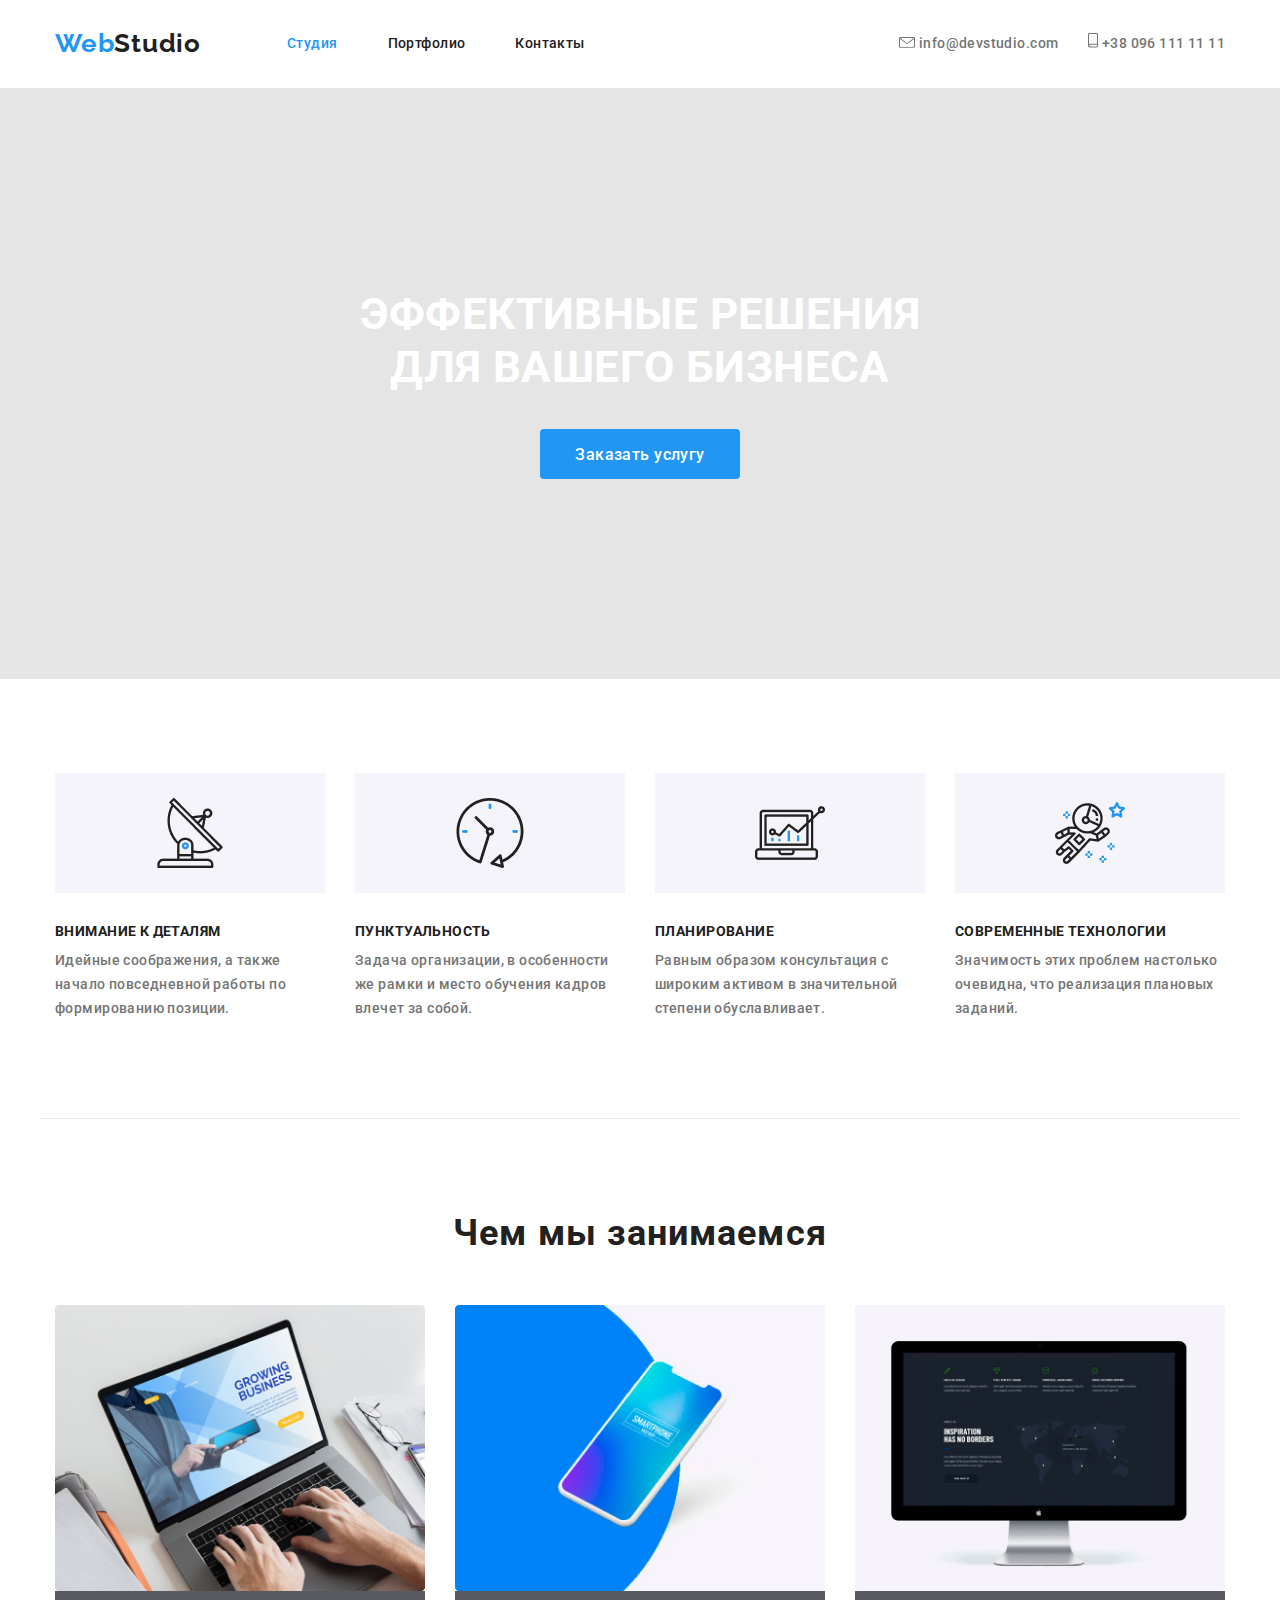
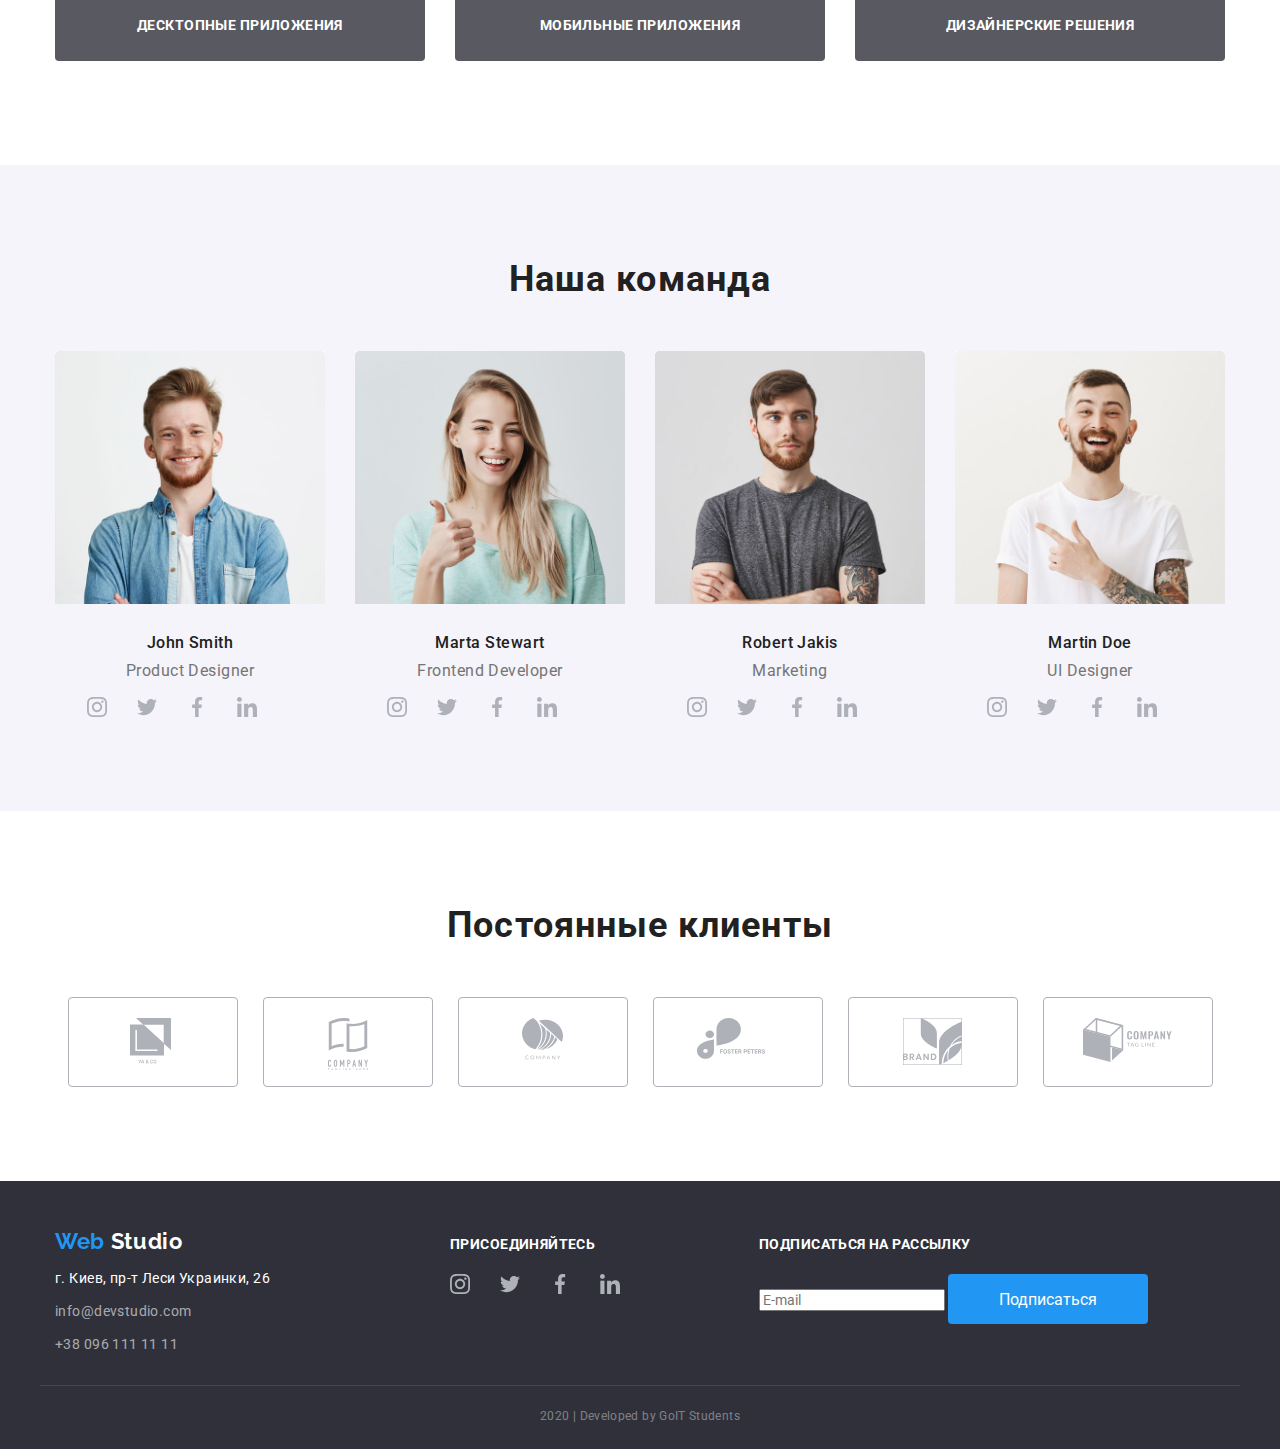
<file: index.html>
<!DOCTYPE html>
<html lang="ru">
<head>
    <meta charset="UTF-8">
    <meta name="viewport" content="width=device-width, initial-scale=1.0">
    <title>Web Studio</title>
    <link href="https://fonts.googleapis.com/css2?family=Raleway:wght@700&family=Roboto:wght@400;500;700;900&display=swap" rel="stylesheet">
    <link rel="stylesheet" href="https://cdnjs.cloudflare.com/ajax/libs/modern-normalize/0.6.0/modern-normalize.min.css">
    <link rel="stylesheet" href="./css/main.css">
</head>
<body>
    <header class="page-header">
        
        <nav class="container main-container">
            <div class="logotype">
                <a href="./" class="logo">Web<span class="logo-top">Studio</span> </a>
            </div>
                
            <ul class="site-nav">   
                <li class="item"><a href="#" class="link current">Студия</a></li>
                <li class="item"><a href="./portfolio.html" class="link">Портфолио</a></li>
                <li class="item"><a href="./contacts.html" class="link">Контакты</a></li>
            </ul>
            <ul class="contact-links">
                <li class="item">
                    <a href="mailto:info@devstudio.com" class="mail"><img src="./images/letter.svg" alt="Эл. почта"/>
                info@devstudio.com</a></li>
                <li class="item"><a href="tel:+380961111111" class="tel"><img src="./images/phone.svg" alt="Номер тел"/>  
                +38 096 111 11 11</a></li>          
            </ul>

        </nav>


    </header>
    
    <main>
            <section class="hero">
                <!-- Hero -->
                <h1 class="hero-title">эффективные решения для вашего бизнеса</h1>
                <a href="#" class="button">Заказать услугу</a> 
            </section>

            <section class="section">
                <!-- Features -->
                <div class="container features">
                    <ul class="feature-list">
                        <li class="item">
                            <div class="box">
                                <img class="box-icon"
                                 src="./images/antenna.png" alt="Антенна" width="70"/>
                            </div>
                            <h3 class="title">Внимание к деталям</h3>
                            <p class="txt">Идейные соображения, а также начало повседневной работы по формированию позиции.</p>
                        </li>

                        <li class="item">
                            <div class="box">
                                <img class="box-icon"
                                src="./images/clock.png" alt="Часы" width="70"/>
                            </div>
                            <h3 class="title">Пунктуальность</h3>
                            <p class="txt">Задача организации, в особенности же рамки и место обучения кадров влечет за собой.</p>
                        </li>

                        <li class="item">
                            <div class="box">
                                <img class="box-icon"
                                src="./images/diagram.png" alt="Диаграмма" width="70"/>
                            </div>
                            <h3 class="title">Планирование</h3>
                            <p class="txt">Равным образом консультация с широким активом в значительной степени обуславливает.</p>
                        </li>

                        <li class="item">
                            <div class="box">
                                <img class="box-icon"
                                src="./images/astronaut.png" alt="Космос" width="70"/>
                            </div>
                            <h3 class="title">Современные технологии</h3>
                            <p class="txt">Значимость этих проблем настолько очевидна, что реализация плановых заданий.</p>
                        </li>

                    </ul>
                </div>
            </section>

            <section class="section">
                <!-- Work -->
                <div class="container">
                    <h2 class="section-title">Чем мы занимаемся</h2>
                    <ul class="work-list">
                        <li class="item">
                            <img src="./images/box1.jpg" alt="Бокс1" width="370"/>
                            <h3 class="title">Десктопные приложения</h3>
                        </li>

                        <li class="item">
                            <img src="./images/box2.jpg" alt="Бокс2" width="370"/>
                            <h3 class="title">Мобильные приложения</h3>
                        </li>

                        <li class="item">
                            <img src="./images/box3.jpg" alt="Бокс3" width="370"/>
                            <h3 class="title">Дизайнерские решения</h3>
                        </li>
                    </ul>
                </div>
            </section>

            <section class="section team">
                <!-- Our Team -->
                <div class="container">
                    <h2 class="section-title">Наша команда</h2>
                    <ul class="team-list">
                        <li class="item">
                            <img src="./images/team1.jpg" alt="Тим1" width="270"/>
                            <h3 class="team-title">John Smith</h3>
                            <p class="team-title position">Product Designer</p>
                            <ul class="social">
                                <li class="item">
                                    <a href="#" class="social-link"><img src="./images/instagram.svg" alt="Инстаграм"></a>
                                </li>
                                <li class="item">
                                    <a href="#" class="social-link"><img src="./images/twitter.svg" alt="Твиттер"></a>
                                </li>
                                <li class="item">
                                    <a href="#" class="social-link"><img src="./images/facebook.svg" alt="Фейсбук"></a>
                                </li>
                                <li class="item">
                                    <a href="#" class="social-link"><img src="./images/linkedin.svg" alt="Линкедин"></a>
                                </li>
                            </ul>
                        </li>

                        <li class="item">
                            <img src="./images/team2.jpg" alt="Тим2" width="270"/>
                            <h3 class="team-title">Marta Stewart</h3>
                            <p class="team-title position">Frontend Developer</p>
                            <ul class="social">
                                <li class="item">
                                    <a href="#" class="social-link"><img src="./images/instagram.svg" alt="Инстаграм"></a>
                                </li>
                                <li class="item">
                                    <a href="#" class="social-link"><img src="./images/twitter.svg" alt="Твиттер"></a>
                                </li>
                                <li class="item">
                                    <a href="#" class="social-link"><img src="./images/facebook.svg" alt="Фейсбук"></a>
                                </li>
                                <li class="item">
                                    <a href="#" class="social-link"><img src="./images/linkedin.svg" alt="Линкедин"></a>
                                </li>
                            </ul>
                        </li>

                        <li class="item">
                            <img src="./images/team3.jpg" alt="Тим3" width="270"/>
                            <h3 class="team-title">Robert Jakis</h3>
                            <p class="team-title position">Marketing</p>
                            <ul class="social">
                                <li class="item">
                                    <a href="#" class="social-link"><img src="./images/instagram.svg" alt="Инстаграм"></a>
                                </li>
                                <li class="item">
                                    <a href="#" class="social-link"><img src="./images/twitter.svg" alt="Твиттер"></a>
                                </li>
                                <li class="item">
                                    <a href="#" class="social-link"><img src="./images/facebook.svg" alt="Фейсбук"></a>
                                </li>
                                <li class="item">
                                    <a href="#" class="social-link"><img src="./images/linkedin.svg" alt="Линкедин"></a>
                                </li>
                            </ul>
                        </li>

                        <li class="item">
                            <img src="./images/team4.jpg" alt="Тим4" width="270"/>
                            <h3 class="team-title">Martin Doe</h3>
                            <p class="team-title position">UI Designer</p>
                            <ul class="social">
                                <li class="item">
                                    <a href="#" class="social-link"><img src="./images/instagram.svg" alt="Инстаграм"></a>
                                </li>
                                <li class="item">
                                    <a href="#" class="social-link"><img src="./images/twitter.svg" alt="Твиттер"></a>
                                </li>
                                <li class="item">
                                    <a href="#" class="social-link"><img src="./images/facebook.svg" alt="Фейсбук"></a>
                                </li>
                                <li class="item">
                                    <a href="#" class="social-link"><img src="./images/linkedin.svg" alt="Линкедин"></a>
                                </li>
                            </ul>
                        </li>


                    </ul>   
                </div>     
            </section>

            <section class="section">
                <!-- Our Clients -->
                <div class="container">
                    <h2 class="section-title">Постоянные клиенты</h2>
                    <ul class="clients-list">
                        <li class="item">
                            <div class="client">
                                <img class="client-logo" src="./images/logo1.svg" alt="Лого1"></>
                            </div>
                        </li>
                        <li class="item">
                            <div class="client">
                                <img class="client-logo" src="./images/logo2.svg" alt="Лого2"></img>
                            </div>
                        </li>
                        <li class="item">
                            <div class="client">
                                <img class="client-logo" src="./images/logo3.svg" alt="Лого3"></class=>
                            </div>
                        </li>
                        <li class="item">
                            <div class="client">
                                <img class="client-logo" src="./images/logo4.svg" alt="Лого4"></>
                            </div>
                        </li>
                        <li class="item">
                            <div class="client">
                                <img class="client-logo" src="./images/logo5.svg" alt="Лого5"></>
                            </div>
                        </li>
                        <li class="item">
                            <div class="client">
                                <img class="client-logo" src="./images/logo6.svg" alt="Лого6"></>
                            </div>
                        </li>
                    </ul>
                </div>   
            </section>
    </main>

    <footer class="page-footer">

        <div class="container footer">
                    <address class="address">   
                        <div class="logotype footer">
                            <a href="./" class="logo footer">Web <span class="logo-bottom">Studio</span></a> 
                        </div>
                        <p>г. Киев, пр-т Леси Украинки, 26</p> 
                        <a class="address-link" href="mailto:info@devstudio.com">info@devstudio.com</a> <br>
                        <a class="address-link" href="tel:+380961111111">+38 096 111 11 11</a>
                    </address>
        
                <section class="net-footer">
                    <b class="join">присоединяйтесь</b>
                    <ul class="social">
                        <li class="item">
                            <a href="#" class="social-link"><img src="./images/instagram.svg" alt="Инстаграм"></a>
                        </li>
                        <li class="item">
                            <a href="#" class="social-link"><img src="./images/twitter.svg" alt="Твиттер"></a>
                        </li>
                        <li class="item">
                            <a href="#" class="social-link"><img src="./images/facebook.svg" alt="Фейсбук"></a>
                        </li>
                        <li class="item">
                            <a href="#" class="social-link"><img src="./images/linkedin.svg" alt="Линкедин"></a>
                        </li>
                    </ul>
                </section>
              
                <section class="mailing">
                    <b class="join">подписаться на рассылку</b>
                    <form>
                        <input type="email" placeholder="E-mail" name="E-mail" required="">  
                        <button class="button" type="submit">Подписаться</button>
                    </form>
                </section>
        
        </div>   

             <div class="container copy">
                <p class="copyright">2020 | Developed by GoIT Students </p>
            </div>

    </footer>
</body>
</html>
</file>
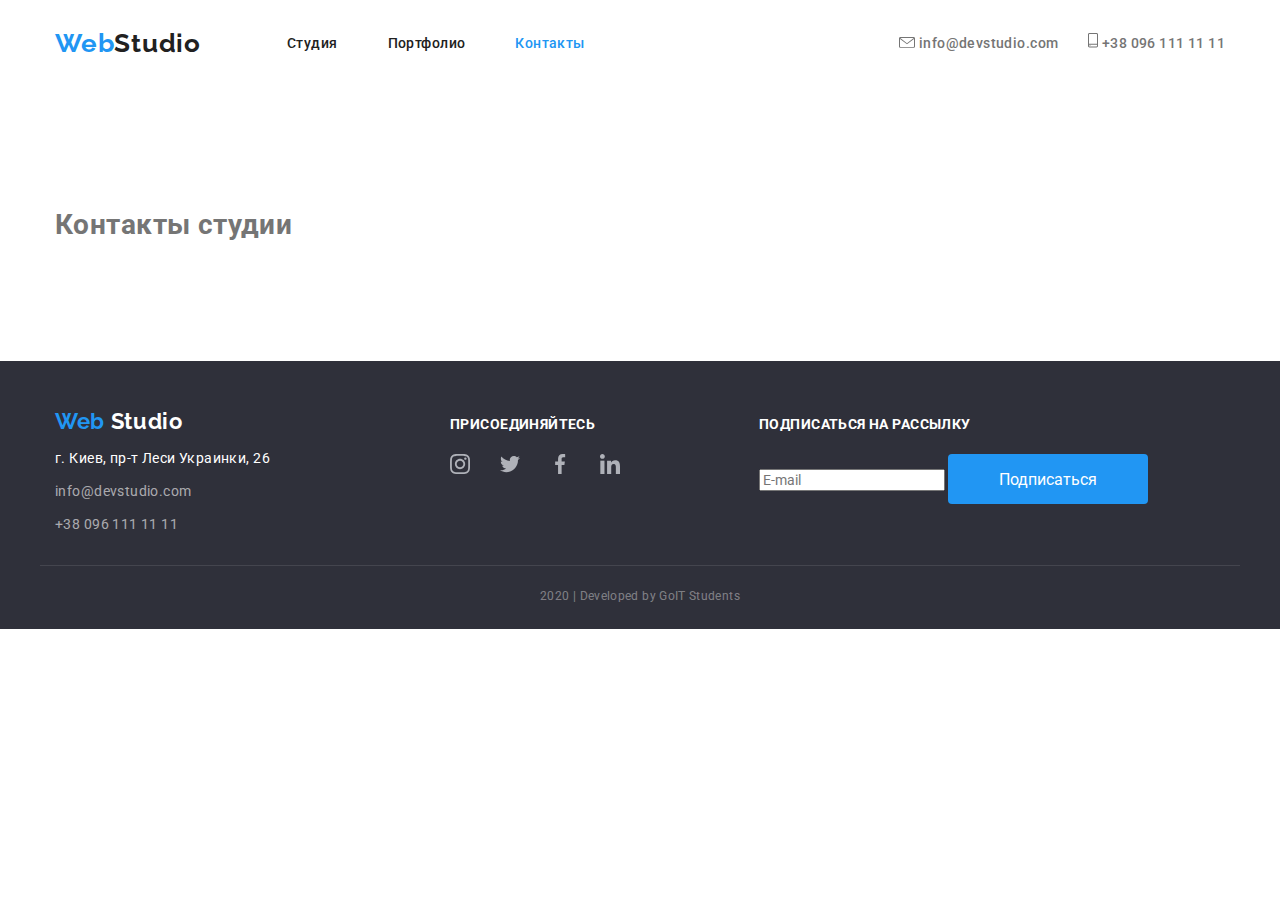
<file: contacts.html>
<!DOCTYPE html>
<html lang="ru">
<head>
    <meta charset="UTF-8">
    <meta name="viewport" content="width=device-width, initial-scale=1.0">
    <title>Web Studio</title>
    <link href="https://fonts.googleapis.com/css2?family=Raleway:wght@700&family=Roboto:wght@400;500;700;900&display=swap" rel="stylesheet">
    <link rel="stylesheet" href="https://cdnjs.cloudflare.com/ajax/libs/modern-normalize/0.6.0/modern-normalize.min.css">
    <link rel="stylesheet" href="./css/main.css">
</head>
<body>
   
    <header class="page-header">
        
        <nav class="container main-container">
            <div class="logotype">
                <a href="./" class="logo">Web<span class="logo-top">Studio</span> </a>
            </div>
                
            <ul class="site-nav">   
                <li class="item"><a href="./index.html" class="link">Студия</a></li>
                <li class="item"><a href="./portfolio.html" class="link">Портфолио</a></li>
                <li class="item"><a href="#" class="link current">Контакты</a></li>
            </ul>
            <ul class="contact-links">
                <li class="item">
                    <a href="mailto:info@devstudio.com" class="mail"><img src="./images/letter.svg" alt="Эл. почта"/>
                info@devstudio.com</a></li>
                <li class="item"><a href="tel:+380961111111" class="tel"><img src="./images/phone.svg" alt="Номер тел"/>  
                +38 096 111 11 11</a></li>          
            </ul>

        </nav>


    </header>

    <main>

        <div class="container">
            <h1>
                Контакты студии
            </h1>
        </div>

        
    </main>


    <footer class="page-footer">

        <div class="container footer">
                    <address class="address">   
                        <div class="logotype footer">
                            <a href="./" class="logo footer">Web <span class="logo-bottom">Studio</span></a> 
                        </div>
                        <p>г. Киев, пр-т Леси Украинки, 26</p> 
                        <a class="address-link" href="mailto:info@devstudio.com">info@devstudio.com</a> <br>
                        <a class="address-link" href="tel:+380961111111">+38 096 111 11 11</a>
                    </address>
        
                <section class="net-footer">
                    <b class="join">присоединяйтесь</b>
                    <ul class="social">
                        <li class="item">
                            <a href="#" class="social-link"><img src="./images/instagram.svg" alt="Инстаграм"></a>
                        </li>
                        <li class="item">
                            <a href="#" class="social-link"><img src="./images/twitter.svg" alt="Твиттер"></a>
                        </li>
                        <li class="item">
                            <a href="#" class="social-link"><img src="./images/facebook.svg" alt="Фейсбук"></a>
                        </li>
                        <li class="item">
                            <a href="#" class="social-link"><img src="./images/linkedin.svg" alt="Линкедин"></a>
                        </li>
                    </ul>
                </section>

                <section class="mailing">
                    <b class="join">подписаться на рассылку</b>
                    <form>
                        <input type="email" placeholder="E-mail" name="E-mail" required="">  
                        <button class="button" type="submit">Подписаться</button>
                    </form>
                </section>
        
        </div>   

             <div class="container copy">
                <p class="copyright">2020 | Developed by GoIT Students </p>
            </div>

    </footer>
</body>
</html>
</file>
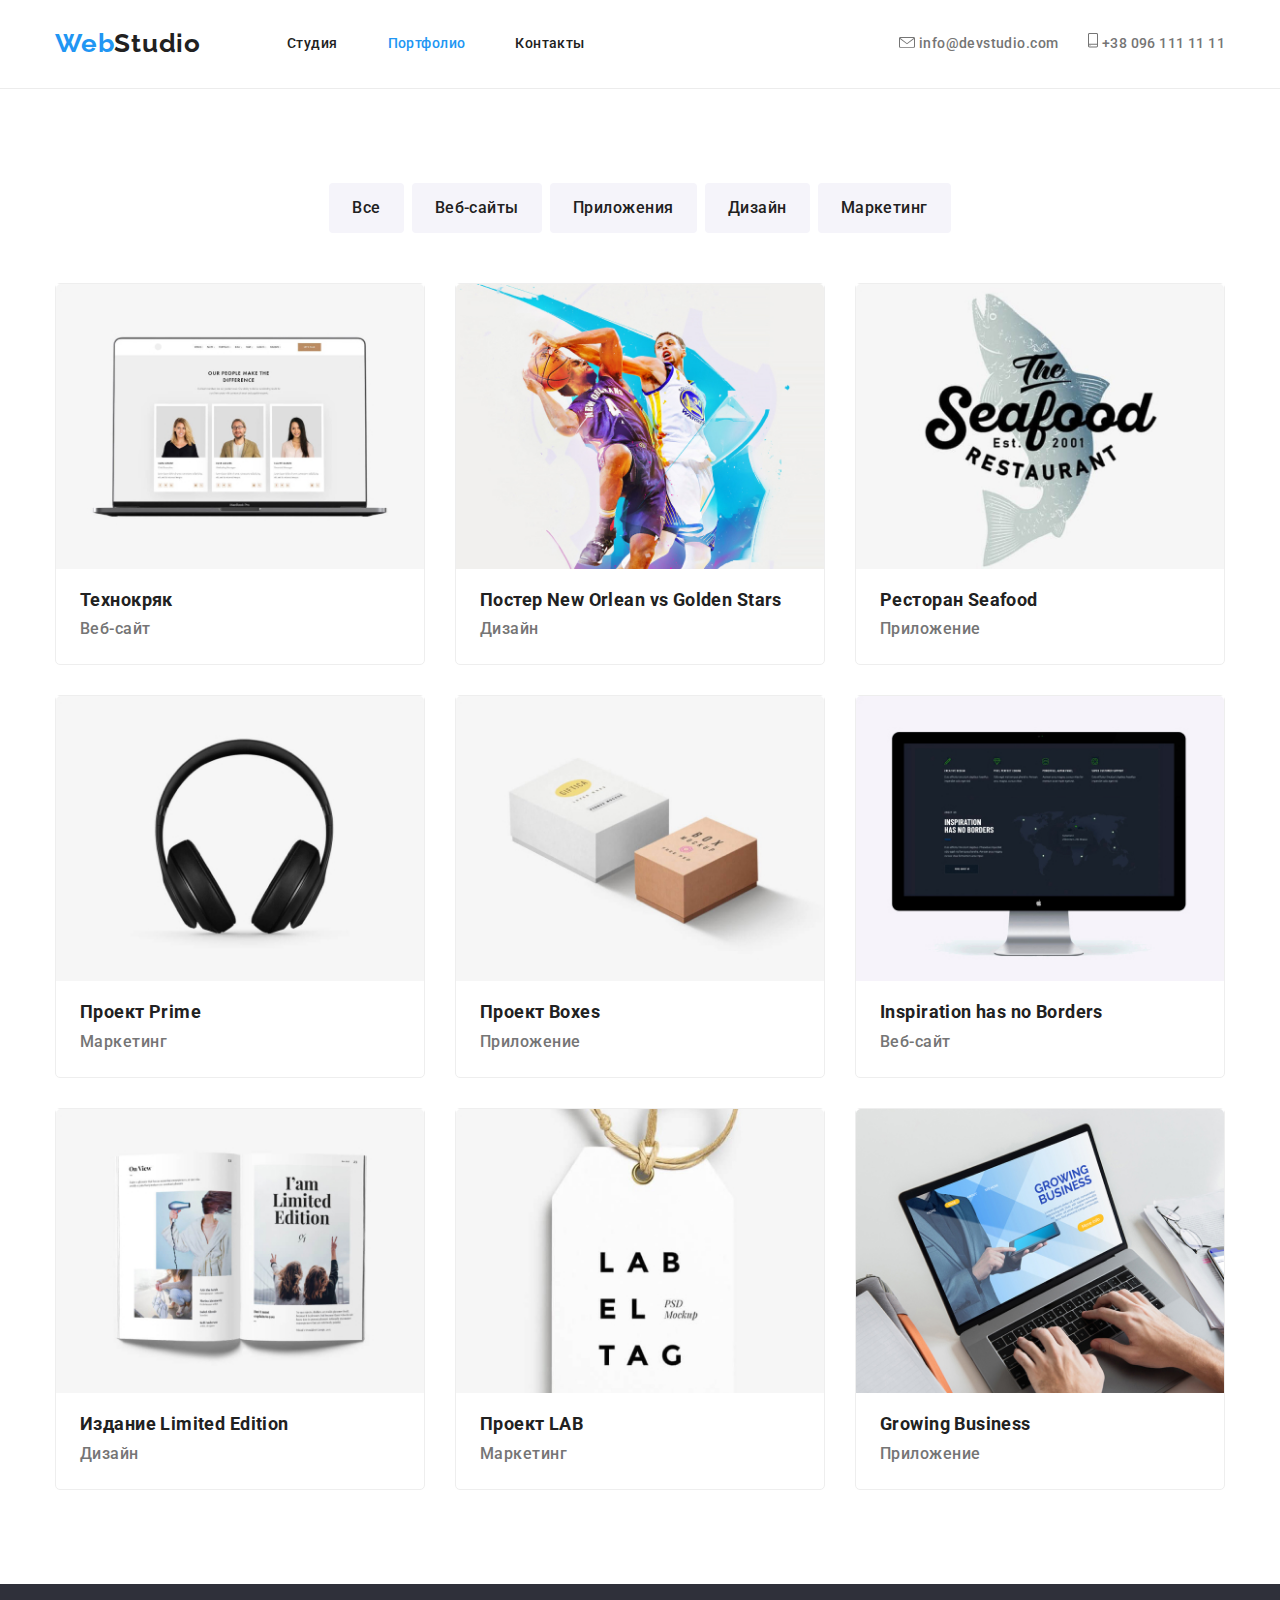
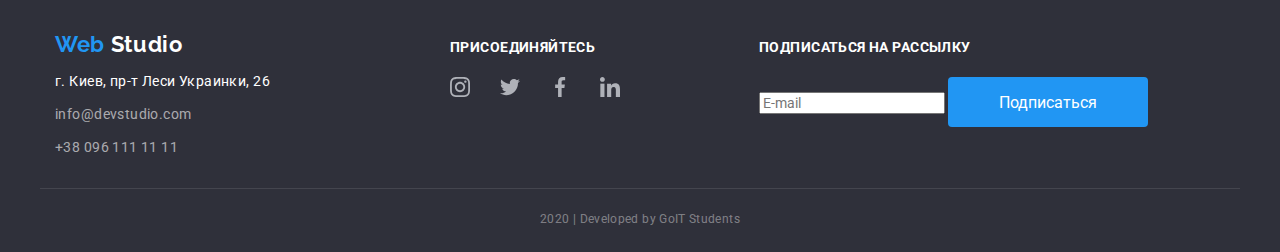
<file: portfolio.html>
<!DOCTYPE html>
<html lang="ru">
<head>
    <meta charset="UTF-8">
    <meta name="viewport" content="width=device-width, initial-scale=1.0">
    <title>Web Studio</title>
    <link href="https://fonts.googleapis.com/css2?family=Raleway:wght@700&family=Roboto:wght@400;500;700;900&display=swap" rel="stylesheet">
    <link rel="stylesheet" href="https://cdnjs.cloudflare.com/ajax/libs/modern-normalize/0.6.0/modern-normalize.min.css">
    <link rel="stylesheet" href="./css/main.css">
</head>
<body>
    <header class="page-header portfolio">
        
        <nav class="container main-container">
            <div class="logotype">
                <a href="./" class="logo">Web<span class="logo-top">Studio</span> </a>
            </div>
                
            <ul class="site-nav">   
                <li class="item"><a href="./index.html" class="link">Студия</a></li>
                <li class="item"><a href="#" class="link current">Портфолио</a></li>
                <li class="item"><a href="./contacts.html" class="link">Контакты</a></li>
            </ul>
            <ul class="contact-links">
                <li class="item">
                    <a href="mailto:info@devstudio.com" class="mail"><img src="./images/letter.svg" alt="Эл. почта"/>
                info@devstudio.com</a></li>
                <li class="item"><a href="tel:+380961111111" class="tel"><img src="./images/phone.svg" alt="Номер тел"/>  
                +38 096 111 11 11</a></li>          
            </ul>

        </nav>


    </header>
    
    <main>
        
            <section>
                <!-- Projects -->
               
                <div class="container filtr">

                    <ul class="menu-nav"> 
                        <li class="item"><button type="button" class="link button primary filtr">Все</button></li>
                        <li class="item"><button type="button" class="link button primary filtr">Веб-сайты</button></li>
                        <li class="item"><button type="button"  class="link button primary filtr">Приложения</button></li>
                        <li class="item"><button type="button" class="link button primary filtr">Дизайн</button></li>
                        <li class="item"><button type="button" class="link button primary filtr">Маркетинг</button></li>
                    </ul>

                </div>      

                <div class="container projects">
                        <ul class="projects-list">
                        <li class="item"><a href="#">
                                <img src="./images/projekt1.jpg" alt="Проект1" width="370"/>
                                <div class="profile">
                                    <h3 class="title project">Технокряк</h3>
                                    <p class="team-title project">Веб-сайт</p>
                                </div>
                                <!-- <p class="p-txt">
                                    Технокряк это современная площадка распространения коронавируса. 
                                    Компании используют эту платформу для цифрового шпионажа и атак 
                                    на защищённые сервера конкурентов.
                                </p> -->
                            </a>
                        </li>

                        <li class="item"><a href="#">
                                <img src="./images/projekt2.jpg" alt="Проект2" width="370"/>
                                <div class="profile">
                                    <h3 class="title project">Постер New Orlean vs Golden Stars</h3>
                                    <p class="team-title project">Дизайн</p>
                                </div>
                                <!-- <p class="p-txt">
                                    Технокряк это современная площадка распространения коронавируса. 
                                    Компании используют эту платформу для цифрового шпионажа и атак 
                                    на защищённые сервера конкурентов.
                                </p> -->
                            </a> 
                        </li>

                        <li class="item"><a href="#">
                                <img src="./images/projekt3.jpg" alt="Проект3" width="370"/>
                                <div class="profile">
                                    <h3 class="title project">Ресторан Seafood</h3>
                                    <p class="team-title project">Приложение</p>
                                </div>
                                <!-- <p class="p-txt"> 
                                    Технокряк это современная площадка распространения коронавируса. 
                                    Компании используют эту платформу для цифрового шпионажа и атак 
                                    на защищённые сервера конкурентов.
                                </p> -->
                            </a> 
                        </li>

                        <li class="item"><a href="#">
                                <img src="./images/projekt4.jpg" alt="Проект4" width="370"/>
                                <div class="profile">
                                    <h3 class="title project">Проект Prime</h3>
                                    <p class="team-title project">Маркетинг</p>
                                </div>
                                <!-- <p class="p-txt">
                                    Технокряк это современная площадка распространения коронавируса. 
                                    Компании используют эту платформу для цифрового шпионажа и атак 
                                    на защищённые сервера конкурентов.
                                </p> -->
                            </a> 
                        </li>
                        <li class="item"><a href="#">
                                <img src="./images/projekt5.jpg" alt="Проект5" width="370"/>
                                <div class="profile">
                                    <h3 class="title project">Проект Boxes</h3>
                                    <p class="team-title project">Приложение</p>
                                </div>
                                <!-- <p class="p-txt">
                                    Технокряк это современная площадка распространения коронавируса. 
                                    Компании используют эту платформу для цифрового шпионажа и атак 
                                    на защищённые сервера конкурентов.
                                </p> -->
                            </a> 
                        </li>

                        <li class="item"><a href="#">
                                <img src="./images/projekt6.jpg" alt="Проект6" width="370"/>
                                <div class="profile">
                                    <h3 class="title project">Inspiration has no Borders</h3>
                                    <p class="team-title project">Веб-сайт</p>
                                </div>
                                <!-- <p class="p-txt">
                                    Технокряк это современная площадка распространения коронавируса. 
                                    Компании используют эту платформу для цифрового шпионажа и атак 
                                    на защищённые сервера конкурентов.
                                </p> -->
                            </a>
                        </li>

                        <li class="item"><a href="#">
                                <img src="./images/projekt7.jpg" alt="Проект7" width="370"/>
                                <div class="profile">
                                    <h3 class="title project">Издание Limited Edition</h3>
                                    <p class="team-title project">Дизайн</p>
                                </div>
                                <!-- <p class="p-txt">
                                    Технокряк это современная площадка распространения коронавируса. 
                                    Компании используют эту платформу для цифрового шпионажа и атак 
                                    на защищённые сервера конкурентов.
                                </p> -->
                            </a>
                        </li>

                        <li class="item"><a href="#">
                                <img src="./images/projekt8.jpg" alt="Проект8" width="370"/>
                                <div class="profile">
                                    <h3 class="title project">Проект LAB</h3>
                                    <p class="team-title project">Маркетинг</p>
                                </div>
                                <!-- <p class="p-txt">
                                    Технокряк это современная площадка распространения коронавируса. 
                                    Компании используют эту платформу для цифрового шпионажа и атак 
                                    на защищённые сервера конкурентов.
                                </p> -->
                            </a>
                        </li>

                        <li class="item"><a href="#">
                                <img src="./images/projekt9.jpg" alt="Проект9" width="370"/>
                                <div class="profile">
                                    <h3 class="title project">Growing Business</h3>
                                    <p class="team-title project">Приложение</p>
                                </div>
                                <!-- <p class="p-txt">
                                    Технокряк это современная площадка распространения коронавируса. 
                                    Компании используют эту платформу для цифрового шпионажа и атак 
                                    на защищённые сервера конкурентов.
                                </p> -->
                            </a>    
                        </li>

                    </ul>   
                </div>         
            </section>


    </main>

    <footer class="page-footer">

        <div class="container footer">
                    <address class="address">   
                        <div class="logotype footer">
                            <a href="./" class="logo footer">Web <span class="logo-bottom">Studio</span></a> 
                        </div>
                        <p>г. Киев, пр-т Леси Украинки, 26</p> 
                        <a class="address-link" href="mailto:info@devstudio.com">info@devstudio.com</a> <br>
                        <a class="address-link" href="tel:+380961111111">+38 096 111 11 11</a>
                    </address>
        
                <section class="net-footer">
                    <b class="join">присоединяйтесь</b>
                    <ul class="social">
                        <li class="item">
                            <a href="#" class="social-link"><img src="./images/instagram.svg" alt="Инстаграм"></a>
                        </li>
                        <li class="item">
                            <a href="#" class="social-link"><img src="./images/twitter.svg" alt="Твиттер"></a>
                        </li>
                        <li class="item">
                            <a href="#" class="social-link"><img src="./images/facebook.svg" alt="Фейсбук"></a>
                        </li>
                        <li class="item">
                            <a href="#" class="social-link"><img src="./images/linkedin.svg" alt="Линкедин"></a>
                        </li>
                    </ul>
                </section>

                <section class="mailing">
                    <b class="join">подписаться на рассылку</b>
                    <form>
                        <input type="email" placeholder="E-mail" name="E-mail" required="">  
                        <button class="button" type="submit">Подписаться</button>
                    </form>
                </section>
        
        </div>   

             <div class="container copy">
                <p class="copyright">2020 | Developed by GoIT Students </p>
            </div>

    </footer>

</body>
</html>
</file>
<file: css/main.css>
html {
    box-sizing: border-box;
  }
  
  *,
  *::before,
  *::after {
    box-sizing: inherit;
  }
  
/* Цвет основного текста color: #757575; */
/* Цвет вторичного текста color: #212121; */
/* Цвет акцент color: #2196F3; */
/* цвет белый color: #FFFFFF; */
/* вторичный background-color: #E5E5E5; */

:root {
    --primary-text-color: #757575;
    --title-text-color: #212121;
    --accent-color:#2196F3;
    --white-color:#FFFFFF; 
    --secondary-bg-color:#E5E5E5;
    --footer-bg-color:#2F303A;
    --portfolio-bg:#F5F4FA;
    --border-color:#AFB1B8;
    --border-color-main:#ECECEC;
    --border-color-second:#EEEEEE;
 }

  body {

    margin: 0;
    
    color: var(--primary-text-color);
    background-color: var(--white-color);

    font-family: Roboto, sans-serif;
    font-style: normal;
    font-weight: 500;
    font-size: 14px;
    line-height: 1.71;
    letter-spacing: 0.03em;
}

ul {
    padding: 0;
    margin-top: 0;
    margin-bottom: 0;
    list-style: none;
}
a {
    text-decoration: none;
}
img {
    display: block;
    max-width: 100%;
    height: auto;
}

/* Header */

.page-header {
    /* background-color: rgb(213, 230, 230); */
    /* display: flex; */
}

.container.main-container {
    display: flex;
    align-items: center;
    padding-top: 0;
    padding-bottom: 0;
}
.logotype {
    display: block;
    margin-right: 86px;
}
.logo {
    display: inline-block ;

    color: var(--accent-color);
    text-decoration: none;

    font-family: Raleway, sans-serif;
    font-style: normal;
    font-weight: bold;
    font-size: 26px;
    line-height: 1.18;
    letter-spacing: 0.03em;
}
.logo-top {
    color: var(--title-text-color); 
}

/* Site-nav */
.site-nav {
    display: flex;
    /* margin-left: 86px; */
}
.site-nav .item:not(:last-child) {
    margin-right: 50px;
}

/* .site-nav { color: #212121; } */
.site-nav .link {
    color: var(--title-text-color); 

    display: block;
    padding-top: 32px;
    padding-bottom: 32px;
}
.site-nav .link:hover,
.site-nav .link:focus,
.site-nav .link:active {
    color: var(--accent-color);
}
.site-nav .link.current {
    color: var(--accent-color);
}

.contact-links {
    display: flex;
    margin-left: auto;
    align-items: baseline;
}

.contact-links .item:not(:last-child) {
    margin-right: 30px;
}

.contact-links .mail >img {
    display: inline-block;
}

.contact-links .tel >img {
    display: inline-block;
}

.contact-links .mail,
.contact-links .tel {
    color: var(--primary-text-color);
}
.contact-links .mail:hover,
.contact-links .mail:focus,
.contact-links .mail:active, 
.contact-links .tel:hover,
.contact-links .tel:focus,
.contact-links .tel:active {
    color: var(--accent-color);
}


/* Hero */

.hero {
    background-color: var(--secondary-bg-color);
    text-align: center;
    padding-top: 200px;
    padding-bottom: 200px;
}
.hero-title {
    width: 646px;
    margin-top: 0;
    margin-bottom: 35px;
    margin-left: auto;
    margin-right: auto;
   
    color:  var(--white-color);

    font-family: Roboto;
    font-style: normal;
    font-size: 44px;
    line-height: 1.2;
    text-transform: uppercase;
}
/* Container */

.container {
    
    width: 1200px;
    padding-right: 15px;
    padding-left: 15px;
    padding-top: 94px;
    padding-bottom: 94px;
    margin: 0 auto;
    /* outline: 2px solid teal; */
}
/* Button */

.button {
    
    display: inline-block;
    min-width: 200px;
    height: 50px;
    padding: 10px 32px;
    border-radius: 4px;
    border: 1px solid transparent;
    margin-left: auto;
    margin-right: auto;

    color: var(--white-color);
    background-color: var(--accent-color);
    
    

    font-family: inherit;
    /* font-style: normal; */
    font-size: 16px;
    line-height: 1.88;

    align-items: center;
    text-align: center;
}

/* Section */


.section-title {
       
    margin-top: 0;
    margin-bottom: 50px;
    
    color: var(--title-text-color);

    font-family: Roboto;
    font-style: normal;
    font-weight: bold;
    font-size: 36px;
    line-height: 1.16;
    text-align: center;
    letter-spacing: 0.03em;
}

/* Features */

.container.features {
    border-bottom: 1px solid var(--border-color-main);
}

.feature-list {
    display: flex;
}

.title {

    margin-top: 0;
    margin-bottom: 10px;

    color: var(--title-text-color);

    font-family: Roboto;
    font-style: normal;
    font-weight: bold;
    font-size: 14px;
    line-height: 1.2;
    text-transform: uppercase;
    
}
.box {
    display: block;
    width: 270px;
    height: 120px;
    align-items: center;
    padding-top: 25px;
    padding-bottom: 25px;
    margin-bottom: 30px;

    background-color: var(--portfolio-bg);
}
.box:hover {
    background-color: var(--accent-color);

}
.box-icon {
    display: block;
    margin-right: auto;
    margin-left: auto;
}

.feature-list p {
    width: 270px;
    height: 75px;
    margin-top: 0;
    margin-bottom: 0;

}
.feature-list .item:not(:last-child) {
    margin-right: 30px;
}

/* Work */
.work-list {
    display: flex;
}
.work-list > li.item {
    display: block;
}
.work-list .item:not(:last-child) {
    margin-right: 30px;
}

.work-list .title {

    color: var(--white-color);
    background-color: rgba(47, 48, 58, 0.8);
    border-radius: 0px 0px 4px 4px;
    padding-top: 27px;
    padding-bottom: 27px;

    font-weight: bold;
    line-height: 1.14;
    letter-spacing: 0.03em;
    text-align: center;
}

/* Team */

.section.team {
    background-color: var(--portfolio-bg);
}

.team-list {
    display: flex;
}

.social {
    display: flex;
    width: 207px;
    /* height: 44px; */
    /* padding-top: 12px;
    padding-bottom: 12px; */
    /* justify-content: center; */
    margin-left: auto;
    margin-right: auto;
}

.team-list >li >img {
    margin-bottom: 30px;
}


.team-title {

    margin-top: 0;
    margin-bottom: 10px;

    color: var(--title-text-color);

    font-family: Roboto;
    font-style: normal;
    font-weight: 500;
    font-size: 16px;
    line-height: 1.18;
    letter-spacing: 0.03em;
    text-align: center;
}
.team-title.position {

    margin-top: 0;
    margin-bottom: 16px;

    color: var(--primary-text-color);

    font-weight: normal;
}
.social-link:hover,
.social-link:focus {
     background-color: var(--accent-color);
}
.team-list .item:not(:last-child) {
    margin-right: 30px;
}
.social .item:not(:last-child) {
    margin-right: 30px;
}

/* Clients */
.clients-list {
    display: flex;
    justify-content: space-around;
}
.client {
    display: block;
    width: 170px;
    height: 90px;
    padding-top: 20px;
    /* align-items: center; */
    /* margin-bottom: 30px; */

    border: 1px solid var(--border-color);
    border-radius: 4px;
}
.client:hover {
    border-color: var(--accent-color);
    color: var(--accent-color);
}
.client-logo {
    display: block;
    margin-right: auto;
    margin-left: auto;
}

/* Footer */
.container.footer {
    display: flex;
    align-items: baseline;
    padding-top: 48px;
    padding-bottom: 28px;
    border-bottom: 1px solid rgba(255, 255, 255, 0.1);
}

.logotype.footer {
    margin-bottom: 10px;
}
    

.address > p {
    margin-top: 0;
    margin-bottom: 9px;
}

.address-link {
    display: inline-block;
}

.address .address-link:not(:last-child) {
    margin-bottom: 9px;
}
.net-footer {
    width: 207px;
    height: 81px;
}

.page-footer {
    color: var(--white-color);
    background: var(--footer-bg-color);    
}
.logo.footer {
    font-size: 22px;
    line-height: 1.18;
}
.logo-bottom {
    color: var(--white-color);
}

.address {

    margin-right: 180px;
    text-decoration: none;
    font-family: Roboto;
    font-style: normal;
    font-weight: normal;
    font-size: 14px;
    line-height: 1.71;
    letter-spacing: 0.03em;
}
.address-link {
    color: rgba(255, 255, 255, 0.6);
}
.join {
    
    display: block;
    margin-bottom: 21px;

    font-family: Roboto;
    font-style: normal;
    font-weight: bold;
    font-size: 14px;
    line-height: 1.14;

    text-align: left;
    text-transform: uppercase;
}
.mailing {
    margin-left: 102px;
}

.container.copy {
    padding-top: 18px;
    padding-bottom: 21px;
}
.copyright {
    display: block;
    margin-top: 0;
    margin-bottom: 0;
  
    font-family: Roboto;
    font-style: normal;
    font-weight: normal;
    font-size: 12px;
    line-height: 2;

    text-align: center;
    letter-spacing: 0.03em;
   
    color: rgba(255, 255, 255, 0.4);
}

/* Portfolio styles */

.page-header.portfolio {
    border-bottom: 1px solid var(--border-color-main);
}

.container.filtr {
    padding-top: 94px;
    padding-bottom: 50px;
}
.container.projects {
    padding-top: 0;
}

.menu-nav .link:hover,
.menu-nav .link:focus,
.menu-nav .link:active {
    color: var(--white-color);
    background-color: var(--accent-color);
}
.button.primary {
    color: var(--title-text-color);
    background-color: var(--portfolio-bg);

    font-weight: 500;
    font-size: 16px;
    line-height: 1.63;
    text-align: center;
    letter-spacing: 0.03em;
}
.filtr {
    min-width: 30px;
    padding: 6px 22px;
}
.menu-nav {
    display: flex;
    justify-content: center;
}
.menu-nav .item:not(:last-child) {
    margin-right: 8px;
}
.projects-list {
    display: flex;
    flex-wrap: wrap;
}


.projects-list >.item {
    width: 370px;
    border: 1px solid var(--border-color-second);
    border-radius: 5px;
    margin-right: 30px;
    margin-bottom: 30px;
    padding-bottom: 20px;
}

.projects-list >.item:hover {

    color: var(--white-color);
    background-color: var(--accent-color);
    box-shadow: 1px 4px 6px rgba(0, 0, 0, 0.16), 0px 4px 4px rgba(0, 0, 0, 0.06), 0px 1px 1px rgba(0, 0, 0, 0.12);

}

.projects-list > img {
    display: block;
}

.projects-list >.item:nth-child(3n) {
    margin-right: 0;
}
.projects-list >.item:nth-last-child(-n + 3) {
    margin-bottom: 0;
}
.profile {
    margin-left: 24px;

   
}
.title.project {

    margin-top: 20px;
    margin-bottom: 4px;

    text-transform: none;
    font-size: 18px;
    line-height: 1.2;
    text-align: left;
}
.team-title.project {

    margin-top: 0;
    margin-bottom: 0;

    color: var(--primary-text-color);

    font-size: 16px;
    line-height: 1.88;
    text-align: left;
}
.p-txt {
    color: var(--white-color);
    background-color: var(--accent-color);

    font-size: 18px;
    line-height: 1.55;

    letter-spacing: 0.03em;
}
</file>
